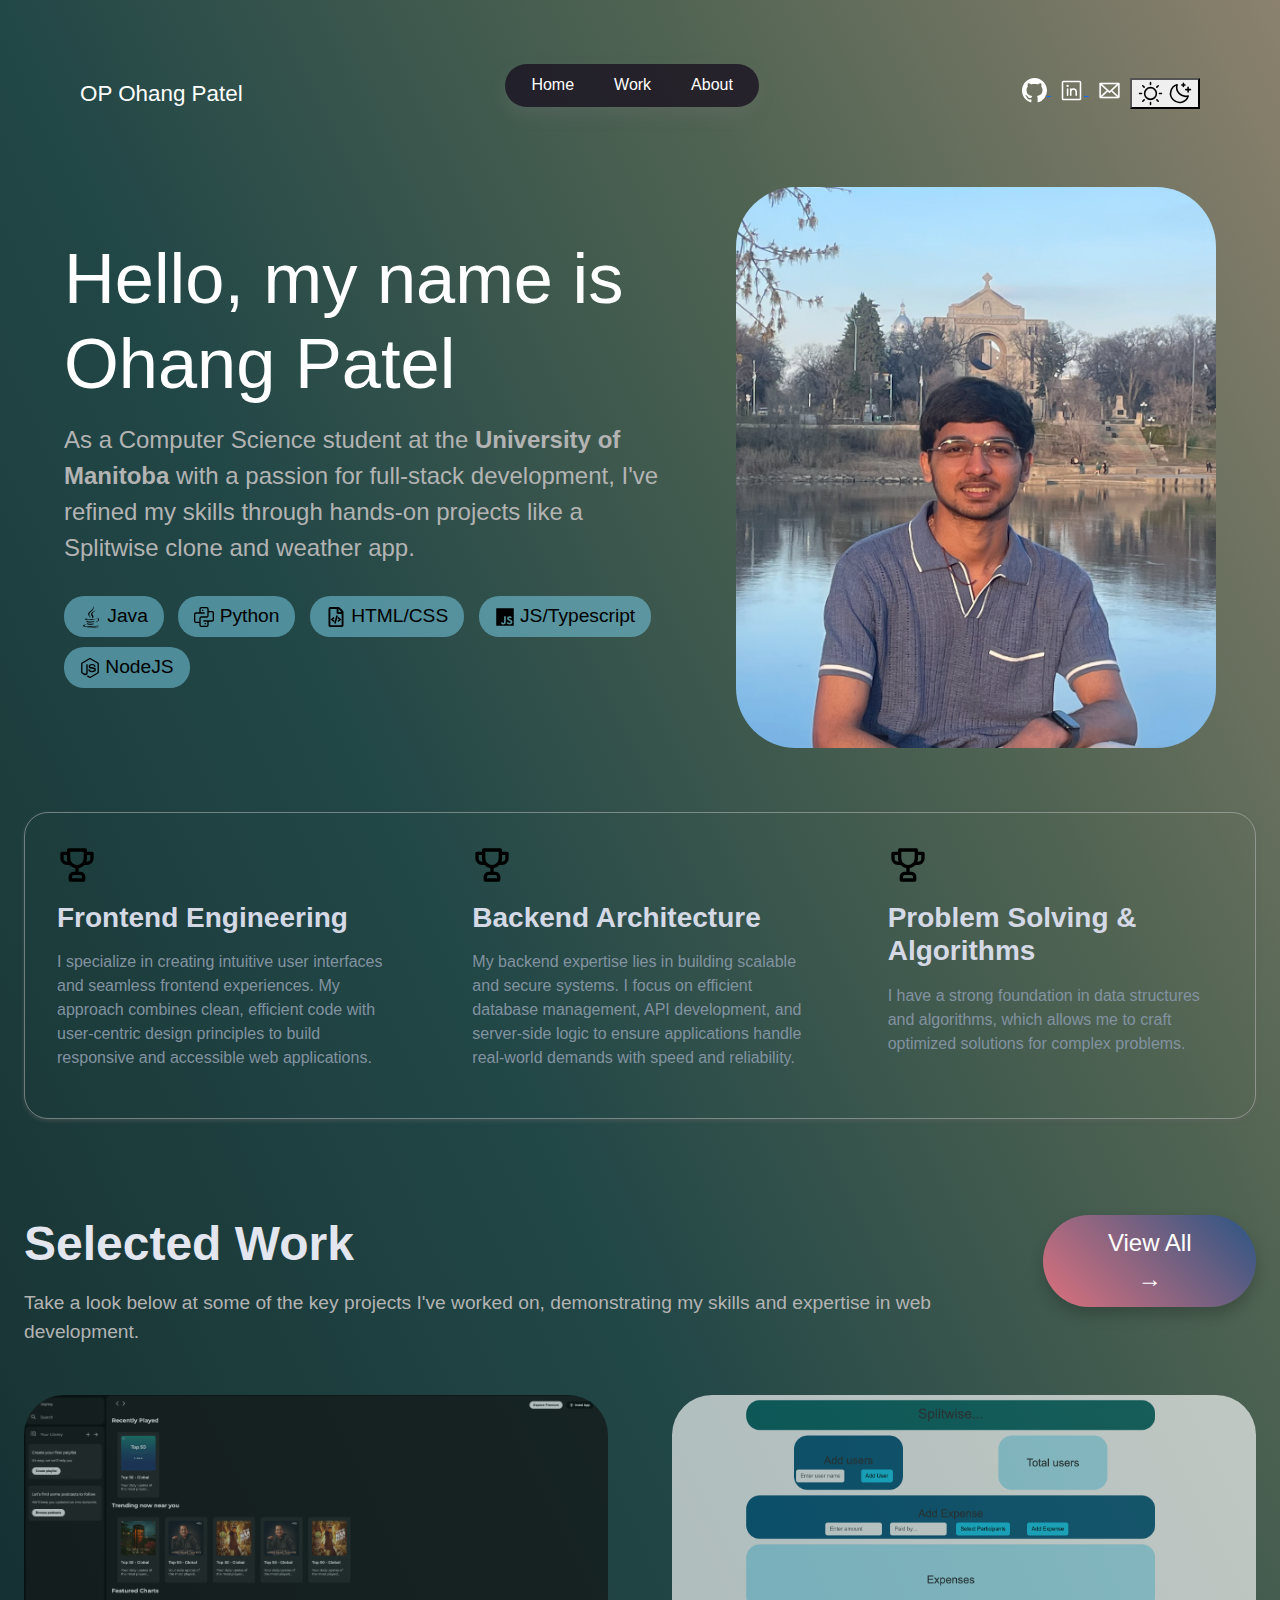
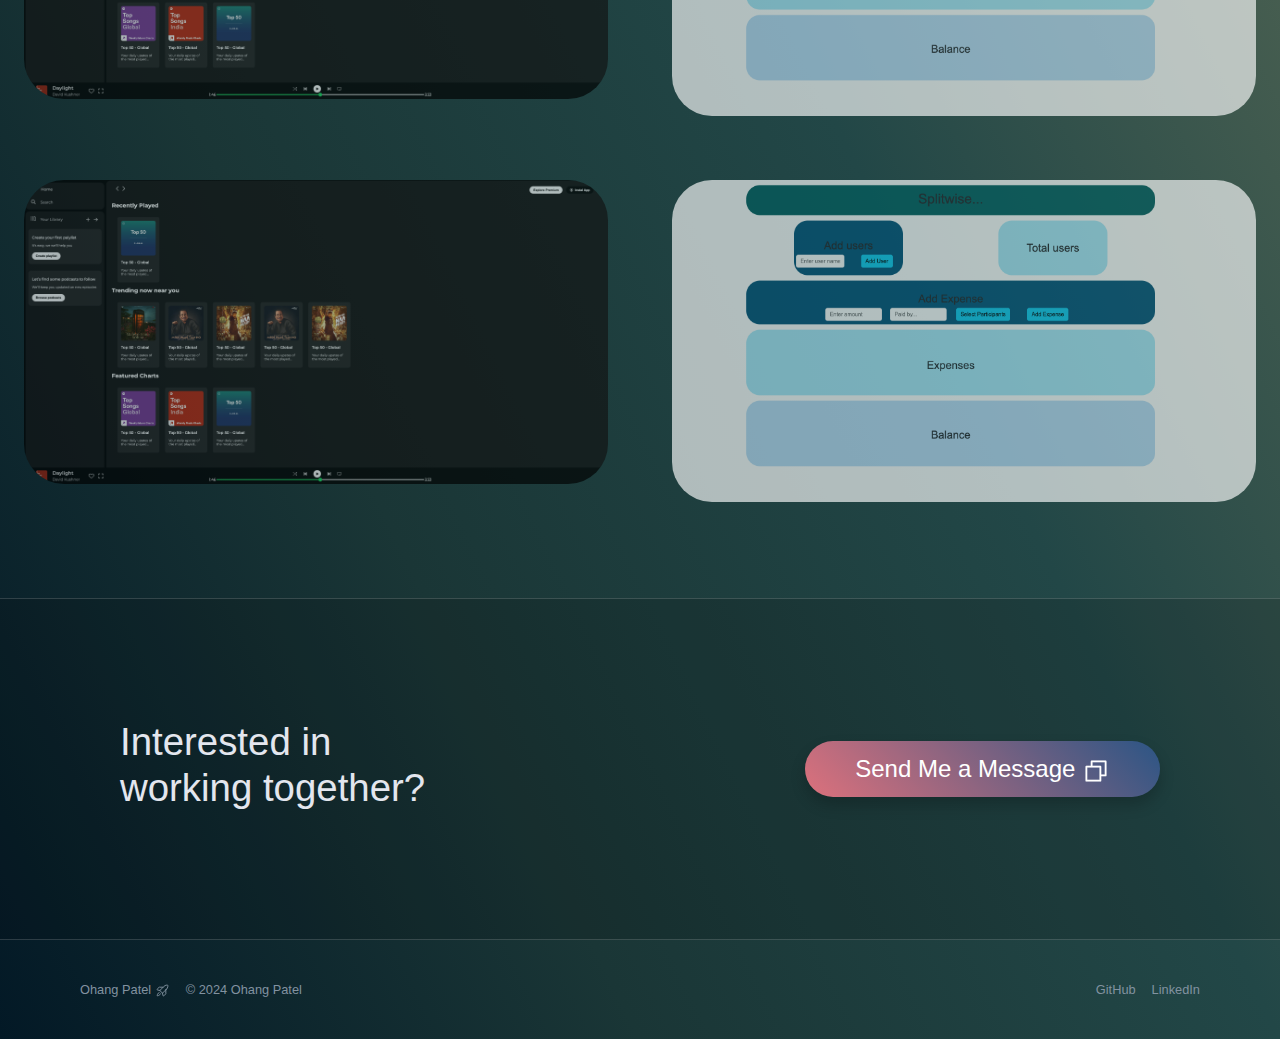
<file: index.html>
<!DOCTYPE html>
<html lang="en">
  <head>
    <meta charset="UTF-8" />
    <meta name="viewport" content="width=device-width, initial-scale=1.0" />
    <title>Ohang's portfolio</title>
    <link
      rel="stylesheet"
      href="https://cdn.jsdelivr.net/npm/bootstrap@5.3.3/dist/css/bootstrap.min.css"
    />
    <link rel="stylesheet" href="style.css" />
  </head>
  <body>
    <div class="stack-background">
      <nav>
        <div class="navName">OP Ohang Patel</div>

        <div class="navControls">
          <ul>
            <li><a class="link">Home</a></li>
            <li><a href="https://github.com/OhangPatel" class="link">Work</a></li>
            <li>
              <a href="https://www.linkedin.com/in/ohang-patel/" class="link"
                >About</a
              >
            </li>
          </ul>
        </div>

        <div class="navSocials">
          <div class="socials">
            <a href="https://github.com/OhangPatel" class="social">
              <svg
                xmlns="http://www.w3.org/2000/svg"
                width="25"
                height="25"
                viewBox="0 0 16 16"
                fill="#fff"
              >
                <path
                  d="M8 0C3.58 0 0 3.58 0 8c0 3.54 2.29 6.53 5.47 7.59.4.07.55-.17.55-.38 0-.19-.01-.82-.01-1.49-2.01.37-2.53-.49-2.69-.94-.09-.23-.48-.94-.82-1.13-.28-.15-.68-.52-.01-.53.63-.01 1.08.58 1.23.82.72 1.21 1.87.87 2.33.66.07-.52.28-.87.51-1.07-1.78-.2-3.64-.89-3.64-3.95 0-.87.31-1.59.82-2.15-.08-.2-.36-1.02.08-2.12 0 0 .67-.21 2.2.82.64-.18 1.32-.27 2-.27s1.36.09 2 .27c1.53-1.04 2.2-.82 2.2-.82.44 1.1.16 1.92.08 2.12.51.56.82 1.27.82 2.15 0 3.07-1.87 3.75-3.65 3.95.29.25.54.73.54 1.48 0 1.07-.01 1.93-.01 2.19 0 .21.15.46.55.38A8.013 8.013 0 0 0 16 8c0-4.42-3.58-8-8-8z"
                />
              </svg>
            </a>

            <a href="https://www.linkedin.com/in/ohang-patel/" class="social">
              <svg
                xmlns="http://www.w3.org/2000/svg"
                width="25"
                height="25"
                viewBox="0 0 256 256"
                aria-hidden="true"
                stroke="#fff"
                fill="#fff"
              >
                <g>
                  <rect
                    width="184"
                    height="184"
                    x="36"
                    y="36"
                    fill="none"
                    stroke-linecap="round"
                    stroke-linejoin="round"
                    stroke-width="16"
                    rx="8"
                  ></rect>
                  <path
                    fill="none"
                    stroke-linecap="round"
                    stroke-linejoin="round"
                    stroke-width="16"
                    d="M120 112v64m-32-64v64m32-36a28 28 0 0 1 56 0v36"
                  ></path>
                  <circle stroke="none" cx="88" cy="80" r="12"></circle>
                </g>
              </svg>
            </a>

            <a href="#" class="social">
              <svg
                xmlns="http://www.w3.org/2000/svg"
                width="25"
                height="25"
                viewBox="0 0 256 256"
                aria-hidden="true"
                stroke="#FFF"
                fill="#FFF"
                class="astro-patnjmll"
                data-astro-cid-patnjmll=""
              >
                <g>
                  <path
                    d="M224,48H32a8,8,0,0,0-8,8V192a16,16,0,0,0,16,16H216a16,16,0,0,0,16-16V56A8,8,0,0,0,224,48Zm-96,85.15L52.57,64H203.43ZM98.71,128,40,181.81V74.19Zm11.84,10.85,12,11.05a8,8,0,0,0,10.82,0l12-11.05,58,53.15H52.57ZM157.29,128,216,74.18V181.82Z"
                  ></path>
                </g>
              </svg>
            </a>
          </div>

          <div class="theme-toggle">
            <button aria-pressed="true">
              <span class="icon light">
                <svg
                  xmlns="http://www.w3.org/2000/svg"
                  width="25"
                  height="25"
                  viewBox="0 0 256 256"
                  stroke="currentcolor"
                  fill="currentcolor"
                >
                  <g>
                    <circle
                      cx="128"
                      cy="128"
                      r="60"
                      fill="none"
                      stroke-linecap="round"
                      stroke-linejoin="round"
                      stroke-width="16"
                    ></circle>
                    <path
                      fill="none"
                      stroke-linecap="round"
                      stroke-linejoin="round"
                      stroke-width="16"
                      d="M128 36V16M63 63 49 49m-13 79H16m47 65-14 14m79 13v20m65-47 14 14m13-79h20m-47-65 14-14"
                    ></path>
                  </g>
                </svg>
              </span>
              <span class="icon dark">
                <svg
                  xmlns="http://www.w3.org/2000/svg"
                  width="25"
                  height="25"
                  viewBox="0 0 256 256"
                  stroke="currentcolor"
                  fill="currentcolor"
                >
                  <g>
                    <path
                      fill="none"
                      stroke-linecap="round"
                      stroke-linejoin="round"
                      stroke-width="16"
                      d="M216 112V64m24 24h-48m-24-64v32m16-16h-32m65 113A92 92 0 0 1 103 39h0a92 92 0 1 0 114 114Z"
                    ></path>
                  </g>
                </svg>
              </span>
            </button>
          </div>
        </div>
      </nav>

      <div class="wrapper stack">
        <header class="hd">
          <div class="nameInfo">
            <h1>Hello, my name is <br /><span>Ohang Patel</span></h1>
            <p>
              As a Computer Science student at the
              <b>University of Manitoba</b> with a passion for full-stack
              development, I've refined my skills through hands-on projects like
              a Splitwise clone and weather app.
              <!--I specialize in intuitive user
              interfaces and seamless frontend experiences, supported by robust
              backend solutions.-->
            </p>
            <div class="skills">
              <div class="skill">
                <img src="java.svg" alt="javaImage" width="22" height="22" />
                Java
              </div>
              <div class="skill">
                <img src="python.svg" alt="javaImage" width="20" height="20" />
                Python
              </div>
              <div class="skill">
                <img src="html.svg" alt="javaImage" width="20" height="20" />
                HTML/CSS
              </div>
              <div class="skill">
                <img src="js.svg" alt="javaImage" width="20" height="20" />
                JS/Typescript
              </div>
              <div class="skill">
                <img src="nodeJS.svg" alt="javaImage" width="20" height="20" />
                NodeJS
              </div>
            </div>
          </div>

          <div class="photo">
            <img id="profilePhoto" src="ohang.png" alt="ohang's photo" />
          </div>
        </header>

        <section class="sec1">
          <div class="SecRightM">
            <img src="trophy.svg" height="40px" width="40px" />
            <h3>Frontend Engineering</h3>
            <p>
              I specialize in creating intuitive user interfaces and seamless
              frontend experiences. My approach combines clean, efficient code
              with user-centric design principles to build responsive and
              accessible web applications.
            </p>
          </div>
          <div class="SecRightM">
            <img src="trophy.svg" height="40px" width="40px" />
            <h3>Backend Architecture</h3>
            <p>
              My backend expertise lies in building scalable and secure systems.
              I focus on efficient database management, API development, and
              server-side logic to ensure applications handle real-world demands
              with speed and reliability.
            </p>
          </div>
          <div>
            <img src="trophy.svg" height="40px" width="40px" />
            <h3>Problem Solving & Algorithms</h3>
            <p>
              I have a strong foundation in data structures and algorithms,
              which allows me to craft optimized solutions for complex problems.
            </p>
          </div>
        </section>
      </div>

      <div class="sec2">
        <div class="sec2part1">
          <div class="sec2part1a">
            <h2>Selected Work</h2>
            <p>
              Take a look below at some of the key projects I've worked on,
              demonstrating my skills and expertise in web development.
            </p>
          </div>

          <div class="sec2part1b">
            <button type="button" class="gradient-button">
              View All &rarr;
            </button>
          </div>
        </div>

        <div class="sec2part2">
          <a href="https://OhangPatel.github.io/spotify-clone/"
            ><img src="spotify-clone.png"
          /></a>
          <a href="https://OhangPatel.github.io/splitwise/"
            ><img src="splitwise.png"
          /></a>
          <a href="https://OhangPatel.github.io/spotify-clone/"
            ><img src="spotify-clone.png"
          /></a>
          <a href="https://OhangPatel.github.io/splitwise/"
            ><img src="splitwise.png"
          /></a>
        </div>
      </div>

      <aside>
        <h2>
          Interested in <br />
          working together?
        </h2>
        <button class="gradient-button">
          Send Me a Message
          <svg
            xmlns="http://www.w3.org/2000/svg"
            width="28"
            height="28"
            viewBox="0 0 256 256"
            aria-hidden="true"
            stroke="currentcolor"
            fill="currentcolor"
          >
            <g>
              <path
                d="M216,32H88a8,8,0,0,0-8,8V80H40a8,8,0,0,0-8,8V216a8,8,0,0,0,8,8H168a8,8,0,0,0,8-8V176h40a8,8,0,0,0,8-8V40A8,8,0,0,0,216,32ZM160,208H48V96H160Zm48-48H176V88a8,8,0,0,0-8-8H96V48H208Z"
              ></path>
            </g>
          </svg>
        </button>
      </aside>

      <footer>
        <div class="footer-left">
          <p class="footer-name">
            <a href="#">Ohang Patel</a>
            <svg
              xmlns="http://www.w3.org/2000/svg"
              width="15"
              height="15"
              viewBox="0 0 256 256"
              aria-hidden="true"
              stroke="currentcolor"
              fill="currentcolor"
              style="--size: 1.2em"
            >
              <g>
                <path
                  fill="none"
                  stroke-linecap="round"
                  stroke-linejoin="round"
                  stroke-width="16"
                  d="M94.1 184.6c-11.4 33.9-56.6 33.9-56.6 33.9s0-45.2 33.9-56.6m124.5-56.5L128 173.3 82.7 128l67.9-67.9C176.3 34.4 202 34.7 213 36.3a7.8 7.8 0 0 1 6.7 6.7c1.6 11 1.9 36.7-23.8 62.4Z"
                ></path>
                <path
                  fill="none"
                  stroke-linecap="round"
                  stroke-linejoin="round"
                  stroke-width="16"
                  d="M184.6 116.7v64.6a8 8 0 0 1-2.4 5.6l-32.3 32.4a8 8 0 0 1-13.5-4.1l-8.4-41.9m11.3-101.9H74.7a8 8 0 0 0-5.6 2.4l-32.4 32.3a8 8 0 0 0 4.1 13.5l41.9 8.4"
                ></path>
              </g>
            </svg>
          </p>
          <p>© 2024 Ohang Patel</p>
        </div>
        <div class="footer-right">
          <p>
            <a href="https://github.com/OhangPatel">GitHub</a>
            <a href="https://www.linkedin.com/in/ohang-patel/">LinkedIn</a>
          </p>
        </div>
      </footer>
    </div>

    <script
      src="https://cdn.jsdelivr.net/npm/bootstrap@5.3.3/dist/js/bootstrap.min.js"
      integrity="sha384-0pUGZvbkm6XF6gxjEnlmuGrJXVbNuzT9qBBavbLwCsOGabYfZo0T0to5eqruptLy"
      crossorigin="anonymous"
    ></script>
    <script src="app.js"></script>
  </body>
</html>
</file>
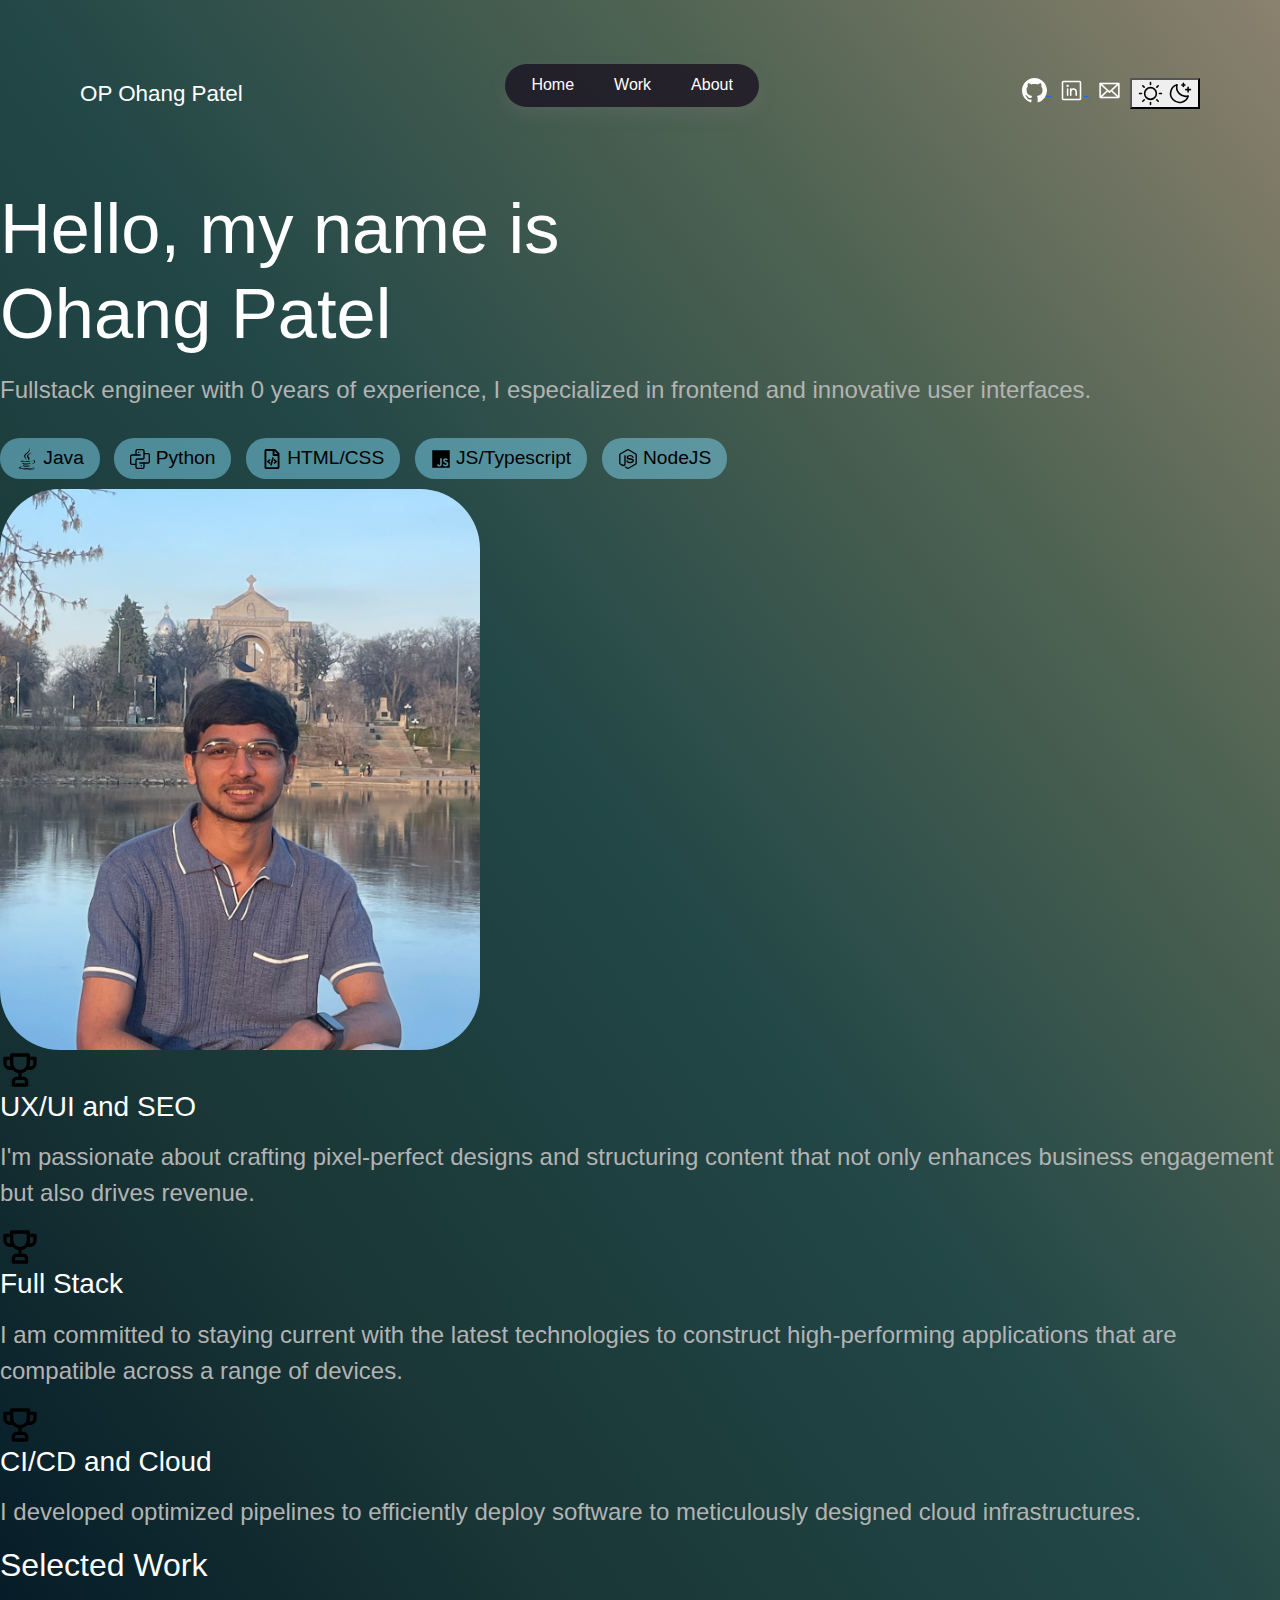
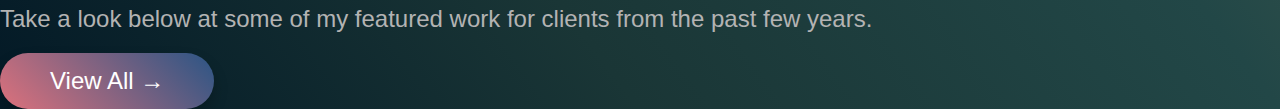
<file: portfolio.html>
<!DOCTYPE html>
<html lang="en">
<head>
    <meta charset="UTF-8">
    <meta name="viewport" content="width=device-width, initial-scale=1.0">
    <title>Ohang's portfolio</title>
    <link rel="stylesheet" href="https://cdn.jsdelivr.net/npm/bootstrap@5.3.3/dist/css/bootstrap.min.css">
    <link rel="stylesheet" href="style.css">
    
</head>
<body>


    <div class="stack-background">

        <nav>
            <div class="navName">OP Ohang Patel</div>

            <div class="navControls">
                <ul>
                    <li><a class="link active navM1"> Home </a></li>
                    <li><a class="link navM2"> Work </a></li>
                    <li><a class="link navM3"> About </a></li>
                </ul>
            </div>

            <div class="navSocials">

                <div class="socials">
                    <a href="" class="social">
                        <svg xmlns="http://www.w3.org/2000/svg" width="25" height="25" viewBox="0 0 16 16" fill="#fff">
                        <path d="M8 0C3.58 0 0 3.58 0 8c0 3.54 2.29 6.53 5.47 7.59.4.07.55-.17.55-.38 0-.19-.01-.82-.01-1.49-2.01.37-2.53-.49-2.69-.94-.09-.23-.48-.94-.82-1.13-.28-.15-.68-.52-.01-.53.63-.01 1.08.58 1.23.82.72 1.21 1.87.87 2.33.66.07-.52.28-.87.51-1.07-1.78-.2-3.64-.89-3.64-3.95 0-.87.31-1.59.82-2.15-.08-.2-.36-1.02.08-2.12 0 0 .67-.21 2.2.82.64-.18 1.32-.27 2-.27s1.36.09 2 .27c1.53-1.04 2.2-.82 2.2-.82.44 1.1.16 1.92.08 2.12.51.56.82 1.27.82 2.15 0 3.07-1.87 3.75-3.65 3.95.29.25.54.73.54 1.48 0 1.07-.01 1.93-.01 2.19 0 .21.15.46.55.38A8.013 8.013 0 0 0 16 8c0-4.42-3.58-8-8-8z"/>
                    </svg>
                    </a>

                    <a href="" class="social">
                        <svg xmlns="http://www.w3.org/2000/svg" width="25" height="25" viewBox="0 0 256 256" aria-hidden="true" stroke="#fff" fill="#fff" > <g class="" data-astro-cid-patnjmll=""><rect width="184" height="184" x="36" y="36" fill="none" stroke-linecap="round" stroke-linejoin="round" stroke-width="16" rx="8"></rect><path fill="none" stroke-linecap="round" stroke-linejoin="round" stroke-width="16" d="M120 112v64m-32-64v64m32-36a28 28 0 0 1 56 0v36"></path><circle stroke="none" cx="88" cy="80" r="12"></circle></g>  </svg>
                    </a>

                    <a href="" class="social">
                        <svg xmlns="http://www.w3.org/2000/svg" width="25" height="25" viewBox="0 0 256 256" aria-hidden="true" stroke="#FFF" fill="#FFF" class="astro-patnjmll" data-astro-cid-patnjmll=""> <g class="" data-astro-cid-patnjmll=""><path d="M224,48H32a8,8,0,0,0-8,8V192a16,16,0,0,0,16,16H216a16,16,0,0,0,16-16V56A8,8,0,0,0,224,48Zm-96,85.15L52.57,64H203.43ZM98.71,128,40,181.81V74.19Zm11.84,10.85,12,11.05a8,8,0,0,0,10.82,0l12-11.05,58,53.15H52.57ZM157.29,128,216,74.18V181.82Z"></path></g>  </svg>
                    </a>
                </div>

                <div class="theme-toggle">
                    <button aria-pressed="true">
                      <span class="icon light">
                        <svg xmlns="http://www.w3.org/2000/svg" width="25" height="25" viewBox="0 0 256 256" stroke="currentcolor" fill="currentcolor">
                          <g>
                            <circle cx="128" cy="128" r="60" fill="none" stroke-linecap="round" stroke-linejoin="round" stroke-width="16"></circle>
                            <path fill="none" stroke-linecap="round" stroke-linejoin="round" stroke-width="16" d="M128 36V16M63 63 49 49m-13 79H16m47 65-14 14m79 13v20m65-47 14 14m13-79h20m-47-65 14-14"></path>
                          </g>
                        </svg>
                      </span>
                      <span class="icon dark">
                        <svg xmlns="http://www.w3.org/2000/svg" width="25" height="25" viewBox="0 0 256 256" stroke="currentcolor" fill="currentcolor">
                          <g>
                            <path fill="none" stroke-linecap="round" stroke-linejoin="round" stroke-width="16" d="M216 112V64m24 24h-48m-24-64v32m16-16h-32m65 113A92 92 0 0 1 103 39h0a92 92 0 1 0 114 114Z"></path>
                          </g>
                        </svg>
                      </span>
                    </button>
                </div>

            </div>
            
            
        </nav>

        <header>

            <div class= "nameInfo">
                <h1>Hello, my name is <br><span>Ohang Patel</span></h1>
                <p>Fullstack engineer with 0 years of experience, I especialized in frontend and innovative user interfaces.</p>
                
                <div class="skills">
                    <div class="skill">
                        <img src="java.svg" alt="javaImage" width="22" height="22">
                        Java
                    </div>
                    <div class="skill">
                        <img src="python.svg" alt="javaImage" width="20" height="20">
                        Python
                    </div>
                    <div class="skill">
                        <img src="html.svg" alt="javaImage" width="20" height="20">
                        HTML/CSS
                    </div>
                    <div class="skill">
                        <img src="js.svg" alt="javaImage" width="20" height="20">
                        JS/Typescript
                    </div>
                    <div class="skill">
                        <img src="nodeJS.svg" alt="javaImage" width="20" height="20">
                        NodeJS
                    </div>
                </div>
            </div>

            <div class="photo">
                <img src="ohang.png" alt="ohang's photo">
            </div>

        </header>

        <section>
            <div class="SectionRightM">
                <img src="trophy.svg" height="40px" width="40px" >
                <h3>UX/UI and SEO</h3>
                <p>I'm passionate about crafting pixel-perfect designs and structuring content that not only enhances business engagement but also drives revenue.</p>
            </div>
            <div class="SectionRightM">
                <img src="trophy.svg" height="40px" width="40px" >
                <h3>Full Stack</h3>
                <p>I am committed to staying current with the latest technologies to construct high-performing applications that are compatible across a range of devices.</p>
            </div>
            <div>
                <img src="trophy.svg" height="40px" width="40px" >
                <h3>CI/CD and Cloud</h3>
                <p>I developed optimized pipelines to efficiently deploy software to meticulously designed cloud infrastructures.</p>
            </div>
        </section>

        <div id="section2">
            <div class="s2part1">
                <h2>Selected Work</h2>
                <p>Take a look below at some of my featured work for clients from the past few years.</p>
            </div>

            <div class="s2part2">
                <button type="button" class="gradient-button">View All &rarr;</button>
            </div>
        </div>

    </div>


























    <!-- <header>

        <h1>Ohang Patel</h1>
        <img src="ohang.png" alt="myImage" height="200px" width="170px">
        <hr />

    </header>


    <section>

        <h2>Educations</h2>
        <ul>
            <li><b>10th class</b>: 82%</li>
            <li><b>12th class</b>: 81%</li>
            <li>Expected graduation in <b>2026</b> from <b>University of Winnipeg </b></li>
        </ul>
        <hr />

    </section>


    <section>
            
        <h2>Skills</h2>
        <ul>
            <li>HTML, CSS, JavaScript</li>
            <li>NodeJS, SQL</li>
            <li>Java</li>
        </ul>
        <hr />

    </section>


    <section>
            
        <h2>Projects</h2>
        <ul>
            <li>Spotify clone</li>
            <li>Weather app</li>
        </ul>
        <hr />
    
    </section>


    <section>

        <h2>Achievements</h2>
        </h2>
        <ul>
            <li><b>2nd</b> position in Hacathon</li>
        </ul>
        <hr />

    </section>


    <footer>
            
        <h2>Contact</h2>
        <ul>
            <li><b>Phone</b>>: (204)1220122</li>
            <li><b>Email</b>: ohngptel@gmail.com</li>
            <li><a href="https://www.linkedin.com/in/ohang-patel/">LinkedIn</a></li>
        </ul>
        <hr />
        
        <p>Last edited on aug/2024</p>

    </footer> -->

    <script src="https://cdn.jsdelivr.net/npm/bootstrap@5.3.3/dist/js/bootstrap.min.js" integrity="sha384-0pUGZvbkm6XF6gxjEnlmuGrJXVbNuzT9qBBavbLwCsOGabYfZo0T0to5eqruptLy" crossorigin="anonymous"></script>
    <script src="app.js"></script>
</body>
</html>
</file>
<file: style.css>
:root {
    /* --background-gradient: linear-gradient(to right top, #130a18, #190a24, #1b0b31, #1c0a3f, #1b084d, #151051, #0c1655, #001b59, #001f4b, #001d35, #001820, #051010); */
    /* --background-gradient: linear-gradient(to right top, #353535, #3c6e71, #89b0ae, #6db3a3, #284b63); */
    /* --background-gradient: linear-gradient(to right top, #031926, #1E201E, #3C3D37, #697565, #ECDFCC); */
    /* --background-gradient: linear-gradient(to right top, #031926, #1A3636, #40534C, #677D6A, #D6BD98); */
    /* --background-gradient: linear-gradient(to right top, #031926, #1A3636, #40534C, #677D6A, #b8a991); */
    --background-gradient: linear-gradient(to right top, #031926, #1A3636, #224747, #4f6352, #8b816e);

    --nav-bg: rgba(26, 18, 33, 0.8);
    --hover-bg: #0d2844;
    --text-color: #fff;
}

body {
    margin: 0;
    padding: 0;
    font-family: "Arial", sans-serif;
    background-image: var(--background-gradient);
    color: var(--text-color);
    /* height: 100vh; */
}

nav {
    display: flex;
    justify-content: space-between;
    align-items: center;
    margin: 4rem 5rem;
}

.navName {
    font-size: 1.4rem;
}

.navControls ul {
    display: flex;
    list-style: none; /* Shortened property */
    padding: 0.6rem 0.4rem; /* Changed to rem */
    background: var(--nav-bg);
    border-radius: 30px;
    box-shadow: 0 0.5rem 1rem rgba(113, 113, 113, 0.3); /* Changed to rem */
}

.navControls a {
    text-decoration: none;
    color: var(--text-color);
    padding: 0.4rem 1.25rem; /* Changed to rem */
    border-radius: 30px;
    transition: background 0.3s ease, color 0.3s ease;
}

.navControls a:hover {
    background: var(--hover-bg);
}

.navSocials {
    display: flex;
}

@media (max-width: 960px) {
    .socials {
        display: none;
    }
}

@media (max-width: 700px) {
    .theme-toggle {
        display: none;
    }

    nav {
        display: flex;
        flex-direction: column;
        margin: 2rem 4rem;
    }

    .navName {
        margin-bottom: 1rem;
    }
}
.social {
    padding-right: 0.5rem; /* Adjusted for consistency */
}

.wrapper {
    width: 100%;
    max-width: 83rem;
    margin-inline: auto;
    padding-inline: 1.5rem;
}

.stack {
    display: flex;
    flex-direction: column;
}

.hd{
    display: flex;
    flex-direction: column;
    align-items: center;
}

@media (min-width: 960px) {
    .hd{
        display: grid;
        grid-template-columns: 6fr 4fr;
        padding-inline: 2.5rem;
        gap: 3.75rem;
        align-items: center;
    }
}

h1 {
    font-size: 4.4rem;
    /* line-height: 1.2; */
}

p {
    margin-top: 16px;
    font-size: 1.5rem;
    color: #B3B3B3;
}

@media (max-width: 700px) {
    h1 {
        font-size: 2.6rem;
    }
    p {
        font-size: 1.25rem;
        max-width: 400px;
    }
}

@media (max-width: 700px) {
    .nameInfo {
        display: flex;
        flex-direction: column;
        justify-content: center;
        align-items: center;
        text-align: center;
    }
}

.skills {
    display: none;
}

@media (min-width: 960px) {
    .skills {
        display: block; 
    }
}

.skills {
    margin-top: 30px;
}

.skill {
    display: inline-block;
    background-color: #7cd3ee83;
    color: #000;
    padding: 6px 16px;
    border-radius: 20px;
    margin-right: 10px;
    margin-bottom: 10px;
    font-size: 1.2rem;   
}

.photo img{
    width: 480px;
    border-radius: 60px;
}

@media (max-width:500px) {
    .photo img {
        width: 100%;
        margin:auto;
        margin-top: 1.6rem;
        border-radius: 30px;
    }
}

.sec1 {
    
    display: grid;
    grid-template-columns: repeat(3, 1fr);
    gap: 5rem;
    /* max-width: 100%; */
    /* justify-content: space-evenly; */
    
    margin-top: 4rem;
    border: rgba(188, 188, 188, 0.533) 0.01rem solid ;
    border-radius: 24px;
    padding: 2rem;
    box-shadow: 0 2px 4px #6565656e;
}

.sec1 h3 {
    color: #d4d9e5;
    padding-top: 1rem;
    font-weight: bold;
}

.sec1 p {
    font-size: 1rem;
    color: #8292a0;
}

@media (max-width: 700px) {
    .sec1 {
        display: flex;
        flex-direction: column;
        margin-top: 8rem;
        gap: 2rem;
    }

    .sec1 h3 {
        font-size: 1.4rem;
    }

    .sec1 p {
        font-size: 1rem;
        max-width:fit-content;
        /* color: #9fb0c0; */
    }
}

.sec2 {
    /* display: grid;
    grid-template-columns: repeat(4, 1fr);
    gap: 5rem; */
    width: 100%;
    max-width: 83rem;
    margin-inline: auto;
    padding-inline: 1.5rem;
}

.sec2part1 {
    display: flex;
    margin-top: 6rem;
    justify-content: space-between;
}

@media (max-width: 700px) {
    
    .sec2part1 {
        display: flex;
        flex-direction: column;
        /* justify-content: center; */
        align-items: center;
        text-align: center;
    }
}


.sec2part1a h2 {
    font-size: 3em;
    font-weight: 800;
    color: #e3e6ee;
}

.sec2part1a p {
    font-size: 1.2rem;
}
.gradient-button {
    font-size: 1.5rem;
    font-weight: 500;
    color: white;
    text-decoration: none;
    background: linear-gradient(45deg, #dd717c, #2b5585);
    border: none;
    padding: 10px 50px;
    border-radius: 50px;
    display: inline-block;
    transition: background 0.3s ease, box-shadow 0.3s ease;
    position: relative;
    box-shadow: 0 8px 15px rgba(0, 0, 0, 0.2);
}

.gradient-button:hover {
    opacity: 0.8;
    box-shadow: 0 10px 20px rgba(0, 0, 0, 0.3);
}

@media (max-width: 700px) {
    .sec2part1a h2 {
        font-size: 2.4rem;
    }

    .sec2part1a p {
        font-size: 1rem;
    }

    .gradient-button {
        font-size: 1.25rem;
        padding: 6px 30px;
    }
}

.sec2part2 {
    display: grid;
    grid-template-columns: repeat(2, 1fr);
    gap: 4rem;
    margin-top: 2rem;

    
}

@media (max-width: 700px) {
    .sec2part2 {
        display: flex;
        flex-direction: column;
        gap: 2rem;
    }
}

.sec2part2 img {
    width: 100%;
    object-fit: cover;
    border-radius: 40px;
    transition: transform 0.8s ease,  opacity 0.8s ease;;
    opacity: 0.65;
    
}

@media (max-width: 700px) {
    .sec2part2 img {
        height: 200px;
        border-radius: 30px;
    }
}


.sec2part2 img:hover {
    transform: scale(1.02);
    /* box-shadow: 0 6px 10px rgba(255, 255, 255, 0.15); */
    opacity: 1;
}

aside {
    display: flex;
    align-items: center;
    padding: 7.5rem;
    flex-direction: row;   
    flex-wrap: wrap;
    justify-content: space-between;
    margin-top: 6rem;
    border-top: 1px solid rgba(255, 255, 255, 0.156);
    border-bottom: 1px solid rgba(255, 255, 255, 0.156);
    background-color: #04040426;
    
}

aside h2 {
    font-size: 2.4rem;
    color: #e3e6ee;
}

@media (max-width:700px) {
    aside {
        flex-direction: column;
        align-items: center;
        text-align: center;
        padding: 3rem 2rem;
    }
    aside h2 {
        font-size: 2rem;
        margin-bottom: 2rem;
    }
}

footer {
    display: flex;
    justify-content: space-between;
    padding: 1.5rem 5rem;

}

.footer-left, .footer-right p {
    display: flex;
    flex-direction: row;
    gap: 1rem;
}

footer a, footer p {
    text-decoration: none;
    color: #8292a0;
}

footer-i {
    color: #8292a0;
}

footer p {
    font-size: 0.8rem;
}

.footer-right p a{
    transition: color 0.2s ease;
}

.footer-right p a:hover{
    color: #a4bbce;
    
}

@media (max-width:700px) {
    footer {
        display: flex;
        flex-direction: column;
        justify-content: center;
        align-items: center;
        margin-top: 1.5rem;
    }

    .footer-left {
        display: flex;
        flex-direction: column;
        justify-content: center;
        align-items: center;
        gap: 0.5rem;
        
    }

    .footer-left p {
        margin: 0;
    }

    .footer-right {
        margin-top: 1.2rem;
    }
}

/* Profile Photo and Name Info Transitions */
#profilePhoto {
    transition: transform 0.2s ease-out;
}

.nameInfo {
    transition: transform 0.2s ease-out;
}

/* Navigation Controls */
.navControls {
    position: relative;
    transition: transform 0.3s ease;
}
</file>
